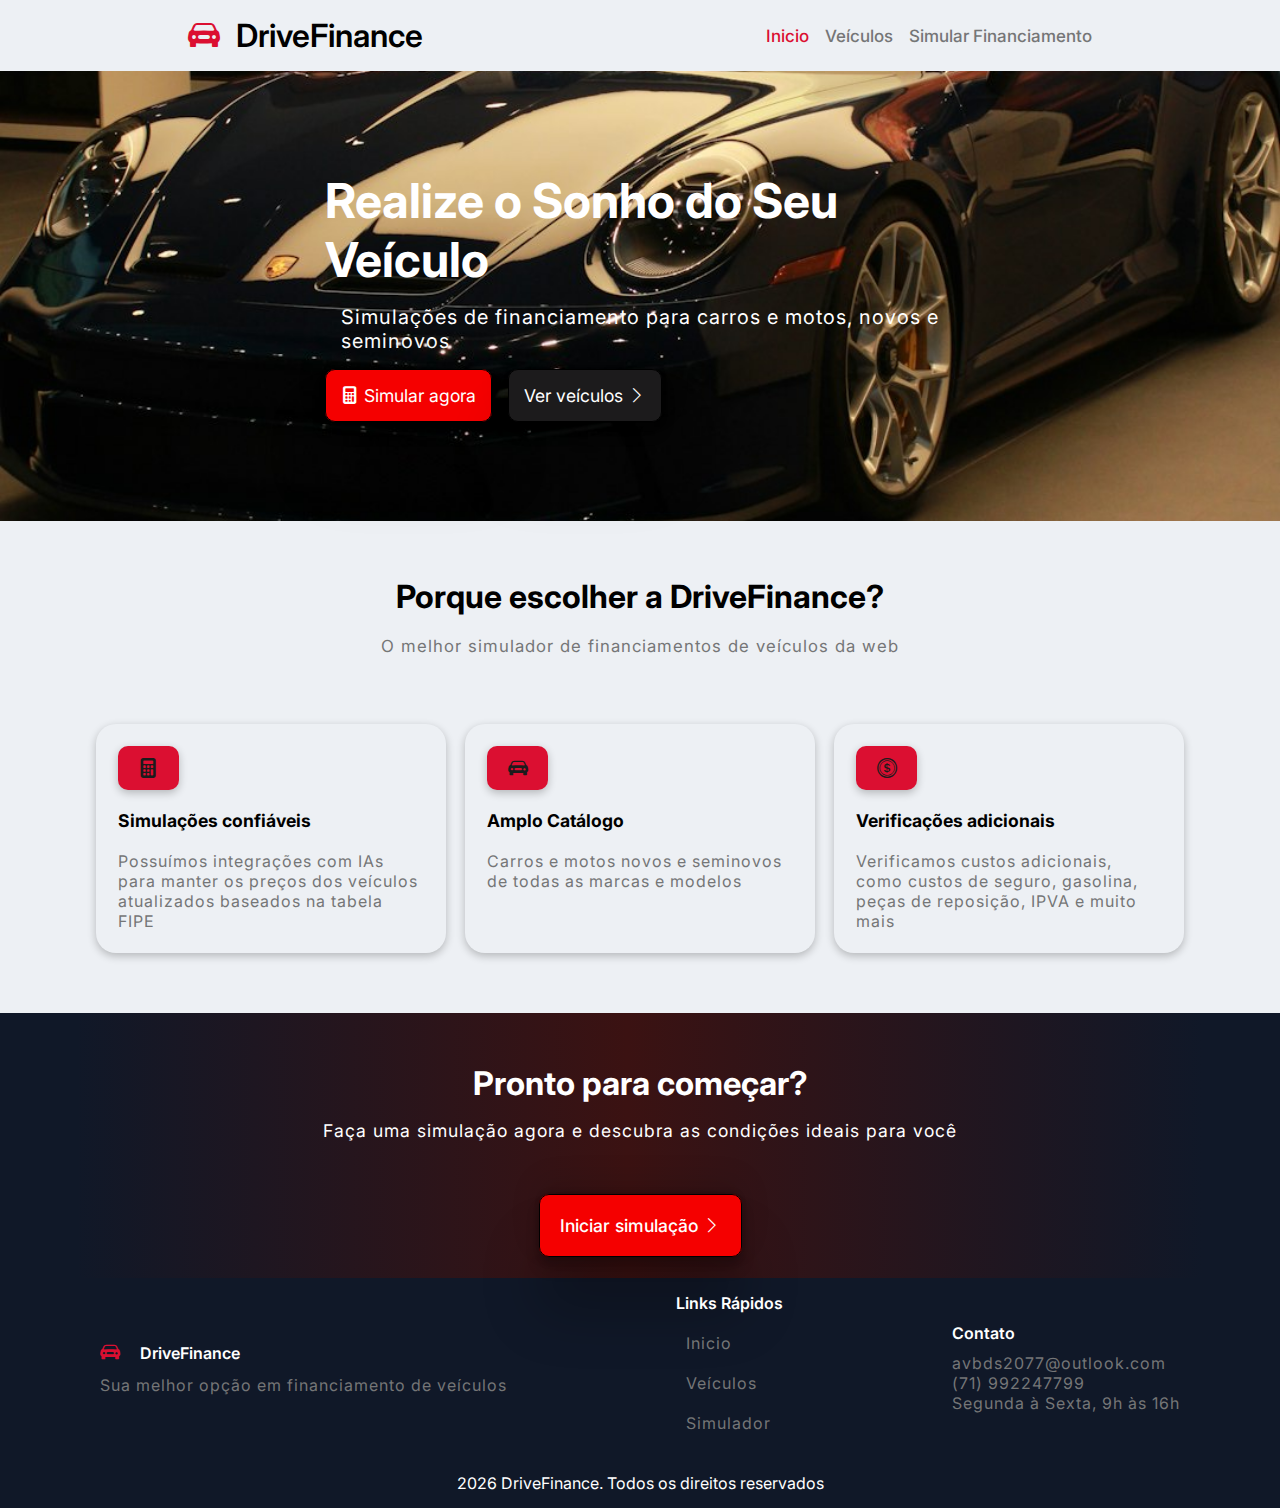
<file: front-end/index.html>
<!doctype html>
<html lang="en">
  <head>
    <meta charset="UTF-8" />
    <meta name="viewport" content="width=device-width, initial-scale=1.0" />
    <link rel="stylesheet" href="style.css" />
    <link rel="preconnect" href="https://fonts.googleapis.com" />
    <link rel="preconnect" href="https://fonts.gstatic.com" crossorigin />
    <link
      href="https://fonts.googleapis.com/css2?family=Inter:ital,opsz,wght@0,14..32,100..900;1,14..32,100..900&display=swap"
      rel="stylesheet"
    />
    <link
      rel="stylesheet"
      href="https://cdn.jsdelivr.net/npm/bootstrap-icons@1.13.1/font/bootstrap-icons.min.css"
    />
    <title>Simulador de financiamento online</title>
  </head>
  <body>
    <header>
      <div class="header-container">
        <div class="logo">
          <div class="logo-icon">
            <i class="bi bi-car-front-fill car-large"></i>
          </div>
          <div class="logo-text">DriveFinance</div>
        </div>
        <nav class="header-navbar">
          <ul class="navbar-links">
            <li>
              <a class="navbar-item" href="#"
                ><span class="home-color">Inicio</span></a
              >
            </li>
            <li><a class="navbar-item" href="#">Veículos</a></li>
            <li><a class="navbar-item" href="#">Simular Financiamento</a></li>
          </ul>
        </nav>
      </div>
    </header>
    <main>
      <section id="hero-section">
        <div class="hero-section-container">
          <div class="hero-text-container">
            <div class="hero-text">
              <h2 class="hero-title">
                Realize o Sonho do Seu <br />
                Veículo
              </h2>
              <p class="hero-paragraph">
                Simulações de financiamento para carros e motos, novos e <br />
                seminovos
              </p>
              <div class="hero-buttons">
                <span class="btn-simulate-financing"
                  ><button id="btn-simulate-financing" type="button">
                    <i class="bi bi-calculator-fill"></i> Simular agora
                  </button></span
                >
                <span class="btn-vehicles">
                  <button id="btn-vehicles" type="button">
                    Ver veículos <i class="bi bi-chevron-right"></i>
                  </button>
                </span>
              </div>
            </div>
          </div>
        </div>
      </section>
      <section id="choose-us">
        <div class="choose-us-container">
          <div class="choose-us-text">
            <h3 class="choose-us-title">Porque escolher a DriveFinance?</h3>
            <p class="choose-us-paragraph">
              O melhor simulador de financiamentos de veículos da web
            </p>
          </div>
          <div class="choose-us-grid-container">
            <div class="choose-us-card">
              <div class="choose-us-card-icon">
                <i class="bi bi-calculator-fill"></i>
              </div>
              <h4 class="choose-us-card-title">Simulações confiáveis</h4>
              <p class="choose-us-card-paragraph">
                Possuímos integrações com IAs para manter os preços dos veículos
                atualizados baseados na tabela FIPE
              </p>
            </div>
            <div class="choose-us-card">
              <div class="choose-us-card-icon">
                <i class="bi bi-car-front-fill"></i>
              </div>
              <h4 class="choose-us-card-title">Amplo Catálogo</h4>
              <p class="choose-us-card-paragraph">
                Carros e motos novos e seminovos de todas as marcas e modelos
              </p>
            </div>
            <div class="choose-us-card">
              <div class="choose-us-card-icon">
                <i class="bi bi-coin"></i>
              </div>
              <h4 class="choose-us-card-title">Verificações adicionais</h4>
              <p class="choose-us-card-paragraph">
                Verificamos custos adicionais, como custos de seguro, gasolina,
                peças de reposição, IPVA e muito mais
              </p>
            </div>
          </div>
        </div>
      </section>
      <section id="finance-now">
        <div class="finance-now-container">
          <div class="finance-now-text">
            <div class="finance-now-title">
              <h3>Pronto para começar?</h3>
            </div>
            <div class="finance-now-paragraph">
              <p>
                Faça uma simulação agora e descubra as condições ideais para
                você
              </p>
            </div>
          </div>
          <div class="finance-now-button">
            <button id="btn-finance-now" type="button">
              Iniciar simulação <i class="bi bi-chevron-right"></i>
            </button>
          </div>
        </div>
      </section>
    </main>
    <footer>
      <div class="footer-container">
        <div class="footer-item1">
          <div class="footer-item-title">
            <i class="bi bi-car-front-fill car-red"></i>
            <p>DriveFinance</p>
          </div>
          <div class="footer-item-content">
            <p>Sua melhor opção em financiamento de veículos</p>
          </div>
        </div>
        <div class="footer-item2">
          <div class="footer-item-title">Links Rápidos</div>
          <div class="footer-item-content">
            <ul>
              <li><a href="#">Inicio</a></li>
              <li><a href="#">Veículos</a></li>
              <li><a href="#">Simulador</a></li>
            </ul>
          </div>
        </div>
        <div class="footer-item3">
          <div class="footer-item-title">Contato</div>
          <div class="footer-item-content">
            <p>avbds2077@outlook.com</p>
            <p>(71) 992247799</p>
            <p>Segunda à Sexta, 9h às 16h</p>
          </div>
        </div>
      </div>
      <hr />
      <div class="footer-copyright">
        <p>2026 DriveFinance. Todos os direitos reservados</p>
      </div>
    </footer>
  </body>
</html>
</file>
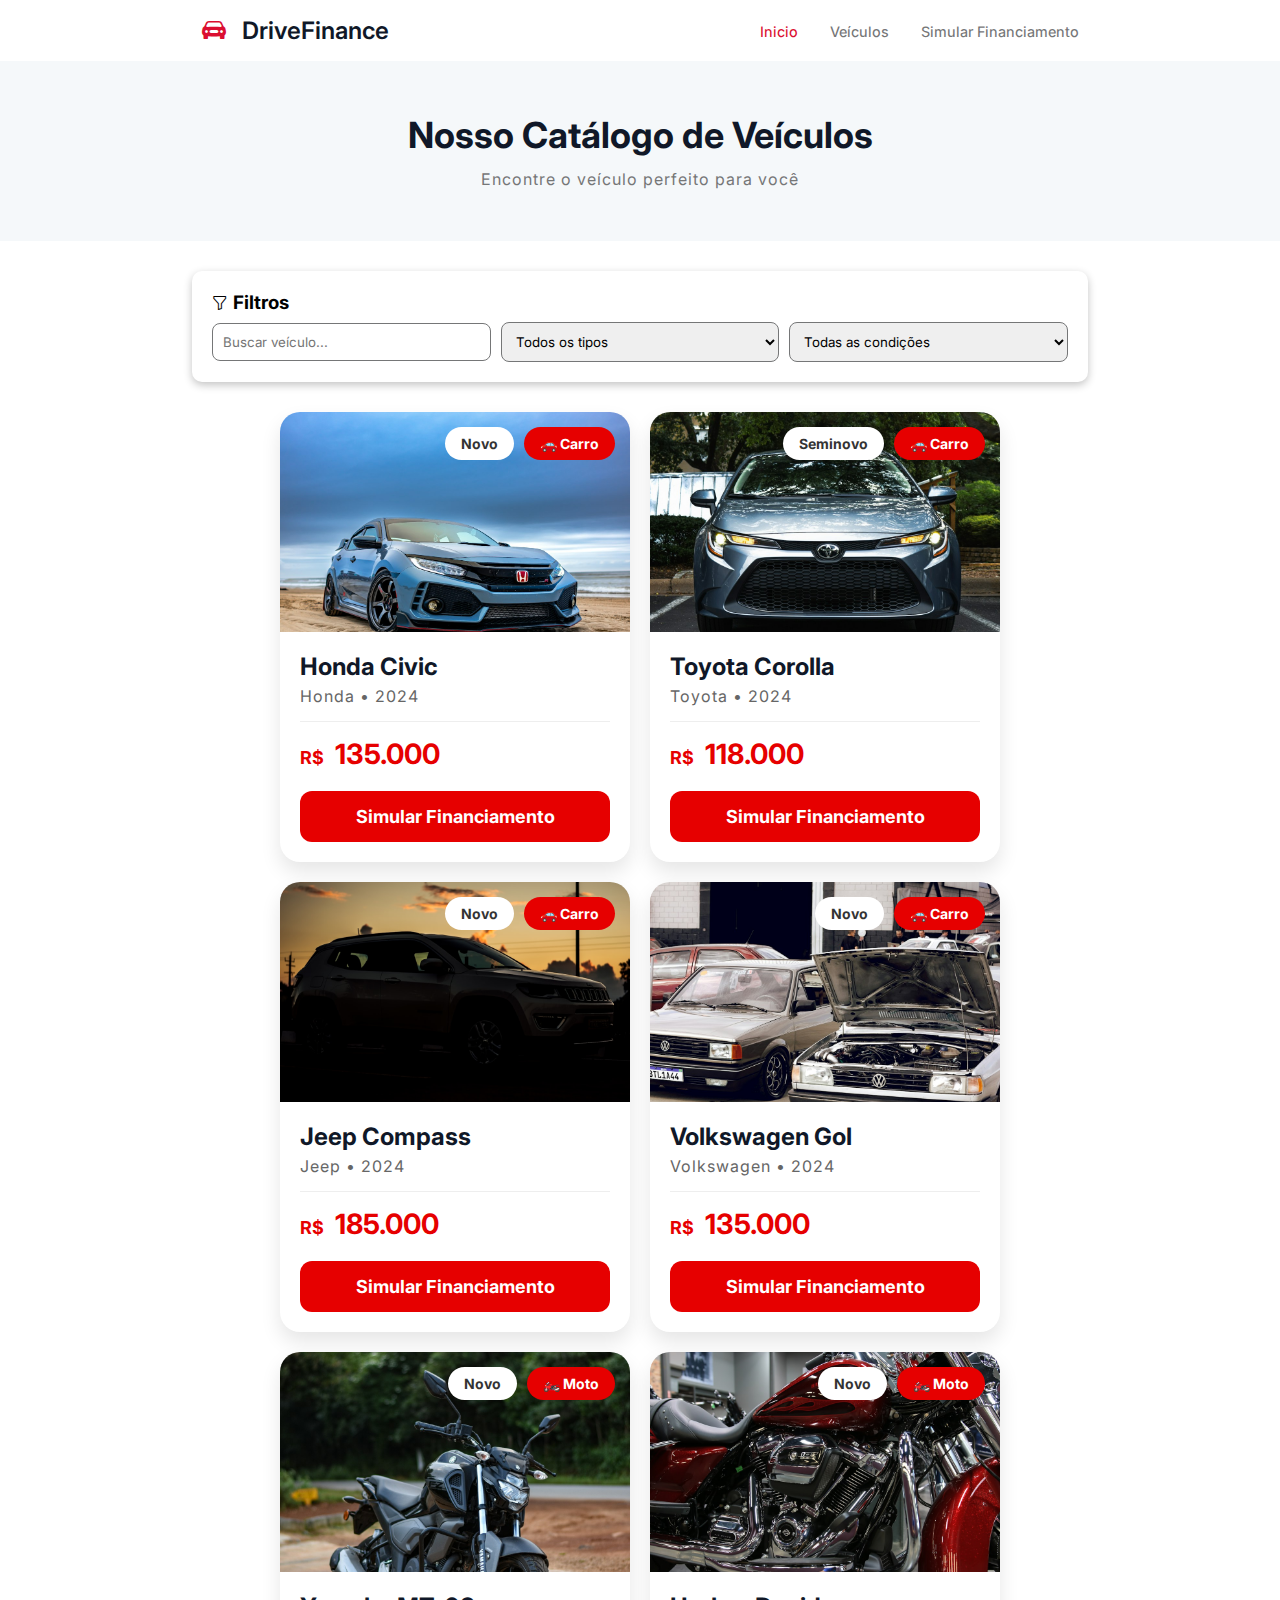
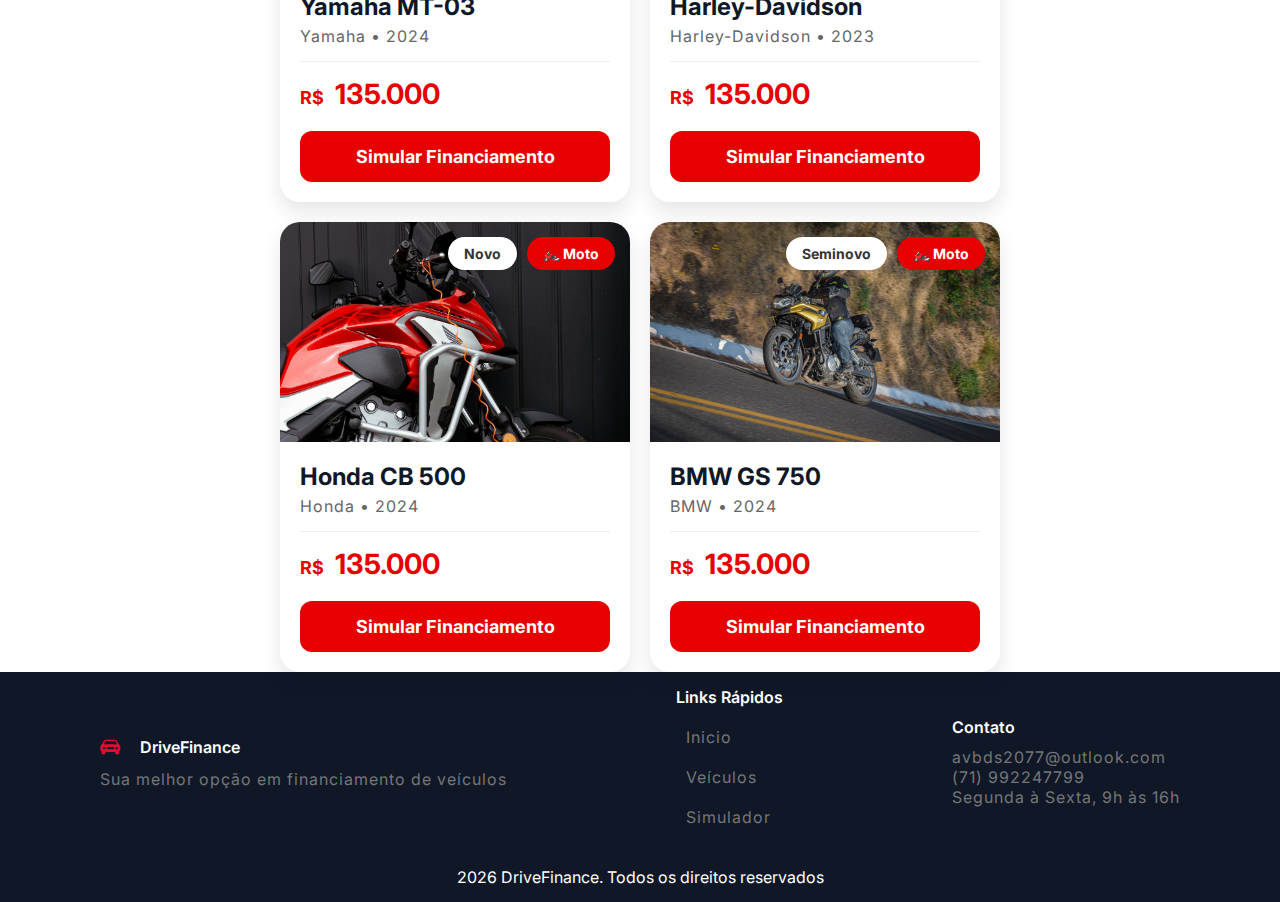
<file: front-end/public/vehicles.html>
<!doctype html>
<html lang="en">
  <head>
    <meta charset="UTF-8" />
    <meta name="viewport" content="width=device-width, initial-scale=1.0" />
    <link rel="stylesheet" href="../css/vehicles.css" />
    <link rel="preconnect" href="https://fonts.googleapis.com" />
    <link rel="preconnect" href="https://fonts.gstatic.com" crossorigin />
    <link
      href="https://fonts.googleapis.com/css2?family=Inter:ital,opsz,wght@0,14..32,100..900;1,14..32,100..900&display=swap"
      rel="stylesheet"
    />
    <link
      rel="stylesheet"
      href="https://cdn.jsdelivr.net/npm/bootstrap-icons@1.13.1/font/bootstrap-icons.min.css"
    />
    <title>Veículos</title>
  </head>
  <body>
    <header>
      <div class="header-container">
        <div class="logo">
          <div class="logo-icon">
            <i class="bi bi-car-front-fill car-large"></i>
          </div>
          <div class="logo-text">DriveFinance</div>
        </div>
        <nav class="header-navbar">
          <ul class="navbar-links">
            <li>
              <a class="navbar-item" href="../index.html"
                ><span class="home-color">Inicio</span></a
              >
            </li>
            <li><a class="navbar-item" href="vehicles.html">Veículos</a></li>
            <li><a class="navbar-item" href="#">Simular Financiamento</a></li>
          </ul>
        </nav>
        <div class="menu-icon"><i class="bi bi-list"></i></div>
      </div>
    </header>
    <main>
      <section id="vehicle-catalog-title">
        <div class="vehicle-catalog-text-container">
          <div class="vehicle-catalog-text-title">
            <h2>Nosso Catálogo de Veículos</h2>
          </div>
          <div class="vehicle-catalog-text-paragraph">
            <p>Encontre o veículo perfeito para você</p>
          </div>
        </div>
      </section>
      <section id="vehicle-catalog">
        <div class="filter-search-container">
          <div class="filter-icon-container">
            <div class="filter-icon">
              <i class="bi bi-funnel"></i>
            </div>
            <div class="filter-icon-title"><h3>Filtros</h3></div>
          </div>
          <form action="#" class="filter-search-form">
            <div>
              <input
                type="text"
                id="search-vehicle"
                name="search-vehicle"
                placeholder="Buscar veículo..."
              />
            </div>
            <div class="vehicle-types-container">
              <select name="vehicle-types" id="vehicle-types">
                <option value="all">Todos os tipos</option>
                <option value="car">Carros</option>
                <option value="motorcyclce">Motos</option>
              </select>
            </div>
            <div class="condition-types-container">
              <select name="condition-types" id="condition-types">
                <option value="all">Todas as condições</option>
                <option value="new">Novos</option>
                <option value="used">Seminovos</option>
              </select>
            </div>
          </form>
        </div>

        <div class="container-flex">
          <!-- card1 -->
          <div class="card">
            <div class="card-header">
              <img src="../assets/item-carro1.jpg" alt="Honda Civic" />
              <div class="badges">
                <span class="badge badge-white">Novo</span>
                <span class="badge badge-red">🚗 Carro</span>
              </div>
            </div>
            <div class="card-body">
              <h2 class="title">Honda Civic</h2>
              <p class="subtitle">Honda • 2024</p>
              <hr />
              <div class="price-container">
                <span class="currency">R$</span>
                <span class="price">135.000</span>
              </div>
            </div>
            <div class="card-footer">
              <button class="btn-finance">Simular Financiamento</button>
            </div>
          </div>

          <!-- card2 -->
          <div class="card">
            <div class="card-header">
              <img src="../assets/item-carro2.jpg" alt="Toyota Corolla" />
              <div class="badges">
                <span class="badge badge-white">Seminovo</span>
                <span class="badge badge-red">🚗 Carro</span>
              </div>
            </div>
            <div class="card-body">
              <h2 class="title">Toyota Corolla</h2>
              <p class="subtitle">Toyota • 2024</p>
              <hr />
              <div class="price-container">
                <span class="currency">R$</span>
                <span class="price">118.000</span>
              </div>
            </div>
            <div class="card-footer">
              <button class="btn-finance">Simular Financiamento</button>
            </div>
          </div>

          <!-- card3 -->
          <div class="card">
            <div class="card-header">
              <img src="../assets/item-carro3.jpg" alt="Jeep Compass" />
              <div class="badges">
                <span class="badge badge-white">Novo</span>
                <span class="badge badge-red">🚗 Carro</span>
              </div>
            </div>
            <div class="card-body">
              <h2 class="title">Jeep Compass</h2>
              <p class="subtitle">Jeep • 2024</p>
              <hr />
              <div class="price-container">
                <span class="currency">R$</span>
                <span class="price">185.000</span>
              </div>
            </div>
            <div class="card-footer">
              <button class="btn-finance">Simular Financiamento</button>
            </div>
          </div>

          <!-- card4 -->
          <div class="card">
            <div class="card-header">
              <img src="../assets/item-carro4.jpg" alt="Volkswagen Gol" />
              <div class="badges">
                <span class="badge badge-white">Novo</span>
                <span class="badge badge-red">🚗 Carro</span>
              </div>
            </div>
            <div class="card-body">
              <h2 class="title">Volkswagen Gol</h2>
              <p class="subtitle">Volkswagen • 2024</p>
              <hr />
              <div class="price-container">
                <span class="currency">R$</span>
                <span class="price">135.000</span>
              </div>
            </div>
            <div class="card-footer">
              <button class="btn-finance">Simular Financiamento</button>
            </div>
          </div>

          <!-- card5 -->
          <div class="card">
            <div class="card-header">
              <img src="../assets/item-carro-5.jpg" alt="Yamaha MT-03" />
              <div class="badges">
                <span class="badge badge-white">Novo</span>
                <span class="badge badge-red">🏍️ Moto</span>
              </div>
            </div>
            <div class="card-body">
              <h2 class="title">Yamaha MT-03</h2>
              <p class="subtitle">Yamaha • 2024</p>
              <hr />
              <div class="price-container">
                <span class="currency">R$</span>
                <span class="price">135.000</span>
              </div>
            </div>
            <div class="card-footer">
              <button class="btn-finance">Simular Financiamento</button>
            </div>
          </div>

          <!-- card6 -->
          <div class="card">
            <div class="card-header">
              <img src="../assets/item-carro6.jpg" alt="Harley-Davidson" />
              <div class="badges">
                <span class="badge badge-white">Novo</span>
                <span class="badge badge-red">🏍️ Moto</span>
              </div>
            </div>
            <div class="card-body">
              <h2 class="title">Harley-Davidson</h2>
              <p class="subtitle">Harley-Davidson • 2023</p>
              <hr />
              <div class="price-container">
                <span class="currency">R$</span>
                <span class="price">135.000</span>
              </div>
            </div>
            <div class="card-footer">
              <button class="btn-finance">Simular Financiamento</button>
            </div>
          </div>

          <!-- card7 -->
          <div class="card">
            <div class="card-header">
              <img src="../assets/item-carro-7.jpg" alt="Honda CB 500" />
              <div class="badges">
                <span class="badge badge-white">Novo</span>
                <span class="badge badge-red">🏍️ Moto</span>
              </div>
            </div>
            <div class="card-body">
              <h2 class="title">Honda CB 500</h2>
              <p class="subtitle">Honda • 2024</p>
              <hr />
              <div class="price-container">
                <span class="currency">R$</span>
                <span class="price">135.000</span>
              </div>
            </div>
            <div class="card-footer">
              <button class="btn-finance">Simular Financiamento</button>
            </div>
          </div>

          <!-- card8 -->
          <div class="card">
            <div class="card-header">
              <img src="../assets/item-carro8.jpg" alt="BMW GS 750" />
              <div class="badges">
                <span class="badge badge-white">Seminovo</span>
                <span class="badge badge-red">🏍️ Moto</span>
              </div>
            </div>
            <div class="card-body">
              <h2 class="title">BMW GS 750</h2>
              <p class="subtitle">BMW • 2024</p>
              <hr />
              <div class="price-container">
                <span class="currency">R$</span>
                <span class="price">135.000</span>
              </div>
            </div>
            <div class="card-footer">
              <button class="btn-finance">Simular Financiamento</button>
            </div>
          </div>
        </div>
      </section>
    </main>
    <footer>
      <div class="footer-container">
        <div class="footer-item1">
          <div class="footer-item-title">
            <i class="bi bi-car-front-fill car-red"></i>
            <p>DriveFinance</p>
          </div>
          <div class="footer-item-content">
            <p>Sua melhor opção em financiamento de veículos</p>
          </div>
        </div>
        <div class="footer-item2">
          <div class="footer-item-title">Links Rápidos</div>
          <div class="footer-item-content">
            <ul>
              <li><a href="#">Inicio</a></li>
              <li><a href="#">Veículos</a></li>
              <li><a href="#">Simulador</a></li>
            </ul>
          </div>
        </div>
        <div class="footer-item3">
          <div class="footer-item-title">Contato</div>
          <div class="footer-item-content">
            <p>avbds2077@outlook.com</p>
            <p>(71) 992247799</p>
            <p>Segunda à Sexta, 9h às 16h</p>
          </div>
        </div>
      </div>
      <hr />
      <div class="footer-copyright">
        <p>2026 DriveFinance. Todos os direitos reservados</p>
      </div>
    </footer>
  </body>
</html>
</file>
<file: front-end/style.css>
* {
  margin: 0;
  padding: 0;
  box-sizing: border-box;
  font-family: "Inter", sans-serif;
}

body {
  background-color: #edf0f4;
}

/*Header styling*/
.header-container {
  display: flex;
  align-items: center;
  justify-content: space-around;
  padding: 1rem;
}
/*Header styling*/

/*Navbar styling*/
.logo {
  display: flex;
  align-items: center;
  justify-content: center;
  gap: 1rem;
}

.car-large {
  color: #db0f31;
  font-size: 2rem;
}

.logo-text {
  font-weight: 600;
  font-size: 2rem;
}

.home-color {
  color: #db0f31;
}

.navbar-links {
  display: flex;
  align-items: center;
  justify-content: center;
  gap: 1rem;
  list-style-type: none;
}

.navbar-item {
  font-weight: 500;
  color: #757677;
  font-size: 17px;
  text-decoration: none;
}

.navbar-item:hover {
  transition: all 0.3s ease;
  color: #db0f31;
}
/*Navbar styling*/

/*Hero section styling*/
.hero-section-container {
  height: 50%;
  width: 100%;
  background-image: url("assets/hero-cover.jpeg");
  background-repeat: no-repeat;
  background-position: center;
  background-size: cover;
}

.hero-text-container {
  display: flex;
  height: 50vh;
  justify-content: center;
}

.hero-text {
  margin: auto 0;
  padding: 4rem;
  display: flex;
  color: #ffff;
  flex-direction: column;
}

.hero-title {
  font-size: 3rem;
}

.hero-paragraph {
  margin: 1rem;
  font-size: 1.25rem;
  letter-spacing: 1px;
}

.hero-buttons {
  display: flex;
  gap: 1rem;
}

.hero-buttons button {
  font-size: 1.1rem;
  color: #ffff;
  padding: 15px;
  border-radius: 10px;
  background: none;
  border: 0.5px solid black;
  box-shadow:
    rgba(0, 0, 0, 0.25) 0px 54px 55px,
    rgba(0, 0, 0, 0.12) 0px -12px 30px,
    rgba(0, 0, 0, 0.12) 0px 4px 6px,
    rgba(0, 0, 0, 0.17) 0px 12px 13px,
    rgba(0, 0, 0, 0.09) 0px -3px 5px;
}

.btn-simulate-financing {
  background-color: #f50000;
  border-radius: 10px;
}

.btn-simulate-financing:hover {
  background-color: #610202;
  transition: all 0.3s ease;
}

.btn-vehicles {
  background-color: #1c1b1c;
  border-radius: 10px;
}

.btn-vehicles:hover {
  background-color: #2b292b;
  transition: all 0.3s ease;
}
/*Hero section styling*/

/*Choose us section styling*/
.choose-us-container {
  display: flex;
  width: 100%;
  flex-direction: column;
  justify-content: center;
}

.choose-us-text {
  margin: 1.5rem;
  padding: 2rem;
  text-align: center;
}

.choose-us-title {
  font-size: 2rem;
  margin-bottom: 1.25rem;
}

.choose-us-paragraph {
  color: #757677;
  font-size: 1.05rem;
  letter-spacing: 1px;
}
/*Choose us section styling*/

/*Choose us grid section styling*/
.choose-us-grid-container {
  display: flex;
  justify-content: center;
  flex-wrap: wrap;
  padding: 0.75rem;
  gap: 1.2rem;
}

.choose-us-card {
  width: 350px;
  border: 0.5px solid none;
  border-radius: 20px;
  box-shadow: rgba(0, 0, 0, 0.24) 0px 3px 8px;
  padding: 22px;
}

.choose-us-card:hover {
  border: 0.5px solid #db0f31;
}

.choose-us-card-icon {
  border: 0.5px solid none;
  border-radius: 10px;
  background-color: #db0f31;
  box-shadow: rgba(0, 0, 0, 0.24) 0px 3px 8px;
  width: 20%;
  text-align: center;
  font-size: 20px;
  font-weight: 600;
  color: #1c1b1c;
  padding: 10px;
  margin-bottom: 20px;
}

.choose-us-card-title {
  margin-bottom: 20px;
  font-size: 1.1rem;
}

.choose-us-card-paragraph {
  color: #757677;
  letter-spacing: 1px;
}
/*Choose us grid  section styling*/

/*Finance now section styling*/
.finance-now-container {
  display: flex;
  flex-direction: column;
  align-items: center;
  justify-content: center;
  background: #070726;
  margin-top: 3rem;
  width: 100%;
  background: #101828;
  background: linear-gradient(
    90deg,
    rgba(16, 24, 40, 1) 6%,
    rgba(59, 18, 18, 1) 49%,
    rgba(16, 24, 40, 1) 94%
  );

  color: #ffff;
}

.finance-now-text {
  text-align: center;
  padding: 2rem;
}

.finance-now-title {
  margin: 1.1rem auto;
  font-size: 1.75rem;
  font-weight: 900;
}

.finance-now-paragraph {
  letter-spacing: 1px;
  font-size: 1.1rem;
}

.finance-now-button {
  background-color: #f50000;
  border-radius: 10px;
  margin: 1.3rem;
  text-align: center;
}
.finance-now-button:hover {
  background-color: #610202;
  transition: all 0.3s ease;
}
.finance-now-button button {
  font-weight: 500;
  font-size: 1.1rem;
  color: #ffff;
  padding: 20px;
  border-radius: 10px;
  background: none;
  border: 0.5px solid black;
  box-shadow:
    rgba(0, 0, 0, 0.25) 0px 54px 55px,
    rgba(0, 0, 0, 0.12) 0px -12px 30px,
    rgba(0, 0, 0, 0.12) 0px 4px 6px,
    rgba(0, 0, 0, 0.17) 0px 12px 13px,
    rgba(0, 0, 0, 0.09) 0px -3px 5px;
}
/*Finance now section styling*/

/*Footer styling*/
footer {
  background-color: #101828;
}

.car-red {
  color: #db0f31;
  font-size: 1.25rem;
}

footer hr {
  color: #ffff;
  margin: 1.1rem;
  width: 50%;
  margin: 0 auto;
  border: none;
}

.footer-container {
  display: flex;
  align-items: center;
  justify-items: center;
  justify-content: space-around;
  color: #ffff;
  margin: auto;
  padding: 15px;
}

.footer-item-title {
  display: flex;
  align-items: center;
  gap: 20px;
  font-weight: 600;
  margin-bottom: 10px;
}

.footer-item-content {
  letter-spacing: 1px;
  color: #757677;
}

.footer-copyright {
  color: #ffff;
  text-align: center;
  padding: 15px;
}

.footer-item-content ul {
  list-style-type: none;
}

.footer-item-content li {
  padding: 10px;
}

.footer-item-content a {
  text-decoration: none;
  letter-spacing: 1px;
  color: #757677;
}
/*Footer styling*/
</file>
<file: front-end/css/vehicles.css>
* {
  margin: 0;
  padding: 0;
  box-sizing: border-box;
  font-family: "Inter", sans-serif;
}

/*Header styling*/
.header-container {
  display: flex;
  align-items: center;
  justify-content: space-around;
  padding: 1rem;
  border: 1px solid none;
  box-shadow: rgba(0, 0, 0, 0.24) 0px 3px 8px;
}

.menu-icon {
  display: none;
}
/*Header styling*/

/*Navbar styling*/
.logo {
  display: flex;
  align-items: center;
  justify-content: center;
  gap: 1rem;
}

.car-large {
  color: #db0f31;
  font-size: 1.5rem;
}

.logo-text {
  color: #101828;
  font-weight: 600;
  font-size: 1.5rem;
}

.home-color {
  color: #db0f31;
}

.navbar-links {
  font-weight: 450;
  display: flex;
  align-items: center;
  justify-content: center;
  gap: 2rem;
  list-style-type: none;
}

.navbar-item {
  color: #757677;
  font-size: 0.9rem;
  text-decoration: none;
}

.navbar-item:hover {
  transition: all 0.3s ease;
  color: #db0f31;
}
/*Navbar styling*/

/*Vehicle catalog title section styling*/
.vehicle-catalog-text-container {
  display: flex;
  flex-direction: column;
  justify-content: center;
  align-items: center;
  padding: 20px;
  width: 100%;
  height: 20vh;
  background-color: #f5f8fa;
}

.vehicle-catalog-text-title {
  margin-bottom: 0.8rem;
  font-size: 1.5rem;
  color: #101828;
}

.vehicle-catalog-text-paragraph {
  color: #757677;
  letter-spacing: 1px;
}
/*Vehicle catalog title section styling*/

/*Filter search section styling*/
.filter-search-container {
  display: flex;
  flex-direction: column;
  border: 1px solid none;
  border-radius: 10px;
  padding: 20px;
  margin: 30px auto;
  width: 70%;
  box-shadow: rgba(0, 0, 0, 0.24) 0px 3px 8px;
}

.filter-icon-container {
  display: flex;
  justify-content: flex-start;
  align-items: center;
  gap: 5px;
  margin-bottom: 8px;
}

.filter-search-form {
  display: flex;
  justify-content: flex-start;
  align-items: center;
  gap: 10px;
}

.filter-search-form div {
  width: 40%;
}

.filter-search-form input,
select {
  width: 100%;
  border-radius: 8px;
  border: 1px solid #757677;
  padding: 10px;
}

.filter-search-form input:hover {
  border-color: #db0f31;
}

.filter-search-form select:hover {
  border-color: #db0f31;
}

/*Filter search section styling*/

/*Vehicle catalog styling*/
.container-flex {
  display: flex;
  flex-wrap: wrap;
  gap: 20px;
  align-items: center;
  justify-content: center;
  margin: 0 auto;
  max-width: 80%;
}

.card {
  width: 350px;
  background: white;
  border-radius: 20px;
  overflow: hidden; /* Garante que a imagem respeite o arredondamento */
  box-shadow: 0 10px 20px rgba(0, 0, 0, 0.1);
}

/* Header e Imagem */
.card-header {
  position: relative;
  width: 100%;
  height: 220px;
}

.card-header img {
  width: 100%;
  height: 100%;
  object-fit: cover;
}

/* Etiquetas (Badges) */
.badges {
  position: absolute;
  top: 15px;
  right: 15px;
  display: flex;
  gap: 10px;
}

.badge {
  padding: 8px 16px;
  border-radius: 25px;
  font-weight: bold;
  font-size: 14px;
}

.badge-white {
  background: white;
  color: #333;
}
.badge-red {
  background: #e60000;
  color: white;
}

/* Corpo do Texto */
.card-body {
  padding: 20px;
}

.title {
  margin: 0;
  font-size: 24px;
  color: #101828;
}

.subtitle {
  letter-spacing: 1px;
  color: #666;
  margin: 5px 0 15px 0;
}

hr {
  border: 0;
  border-top: 1px solid #eee;
  margin-bottom: 15px;
}

/* Preço */
.price-container {
  color: #e60000;
  font-weight: bold;
  font-size: 28px;
}

.currency {
  font-size: 18px;
  margin-right: 5px;
}

/* Botão */
.card-footer {
  padding: 0 20px 20px 20px;
}

.btn-finance {
  width: 100%;
  padding: 15px;
  background-color: #e60000;
  color: white;
  border: none;
  border-radius: 12px;
  font-size: 18px;
  font-weight: bold;
  cursor: pointer;
  transition: transform 0.2s;
}

.btn-finance:hover {
  transform: scale(1.02);
  background-color: #cc0000;
}

/*Vehicle catalog styling*/

/*Footer styling*/
footer {
  background-color: #101828;
}

.car-red {
  color: #db0f31;
  font-size: 1.25rem;
}

footer hr {
  color: #ffff;
  margin: 1.1rem;
  width: 50%;
  margin: 0 auto;
  border: none;
}

.footer-container {
  display: flex;
  align-items: center;
  justify-items: center;
  justify-content: space-around;
  color: #ffff;
  margin: auto;
  padding: 15px;
}

.footer-item-title {
  display: flex;
  align-items: center;
  gap: 20px;
  font-weight: 600;
  margin-bottom: 10px;
}

.footer-item-content {
  letter-spacing: 1px;
  color: #757677;
}

.footer-copyright {
  color: #ffff;
  text-align: center;
  padding: 15px;
}

.footer-item-content ul {
  list-style-type: none;
}

.footer-item-content li {
  padding: 10px;
}

.footer-item-content a {
  text-decoration: none;
  letter-spacing: 1px;
  color: #757677;
}
/*Footer styling*/

/*Responsive section*/
@media (max-width: 550px) {
  /*Responsive header styling*/
  .header-container {
    justify-content: space-evenly;
  }

  .logo {
    gap: 0.5rem;
  }

  .menu-icon {
    font-size: 1.5rem;
    font-weight: 450;
    display: block;
    color: #101828;
  }

  .header-navbar {
    display: none;
  }
  /*Responsive header styling*/

  /*Responsive vehicle catalog title*/
  .vehicle-catalog-text-title {
    font-size: 1rem;
  }

  .vehicle-catalog-text-paragraph {
    font-size: 0.8rem;
  }
  /*Responsive vehicle catalog title*/

  /*Responsive filter search*/
  .filter-search-form {
    flex-direction: column;
  }

  .filter-search-form div {
    width: 100%;
  }
  /*Responsive filter search*/

  /*Responsive vehicle card section*/
  .title {
    font-size: 18px;
  }

  .subtitle {
    font-size: 12px;
  }

  .badge {
    font-size: 12px;
  }

  .price {
    font-size: 18px;
  }

  .currency {
    font-size: 14px;
  }

  .btn-finance {
    font-size: 14px;
  }

  /*Responsive vehicle card section*/

  /*Responsive Footer section styling*/
  .footer-container {
    justify-content: flex-start;
    flex-direction: column;
    padding: 12px;
  }

  .footer-item-title {
    font-size: 1rem;
  }

  .footer-item-content {
    font-size: 0.8rem;
    margin-bottom: 10px;
  }

  .footer-item-content li {
    padding: 5px;
  }

  .footer-copyright {
    font-size: 0.8rem;
  }
  /*Responsive Footer section styling*/
}
</file>
